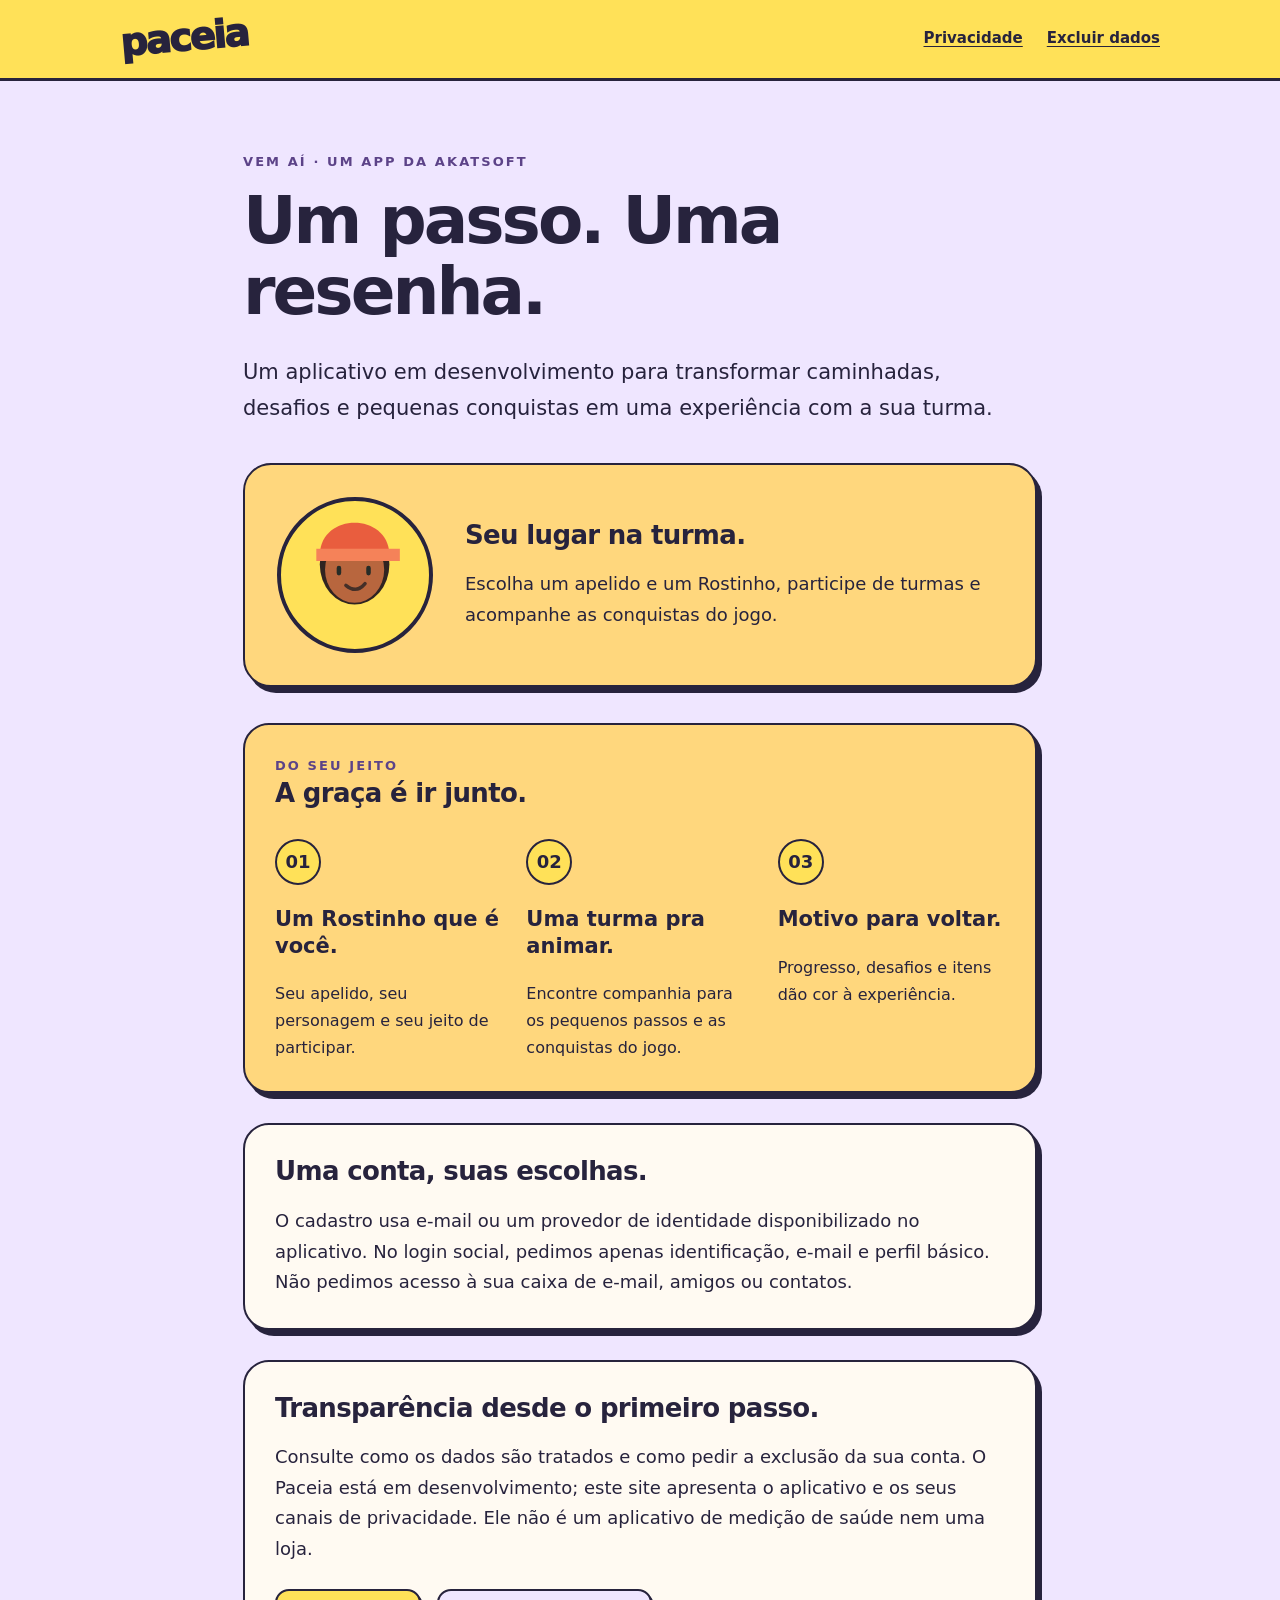
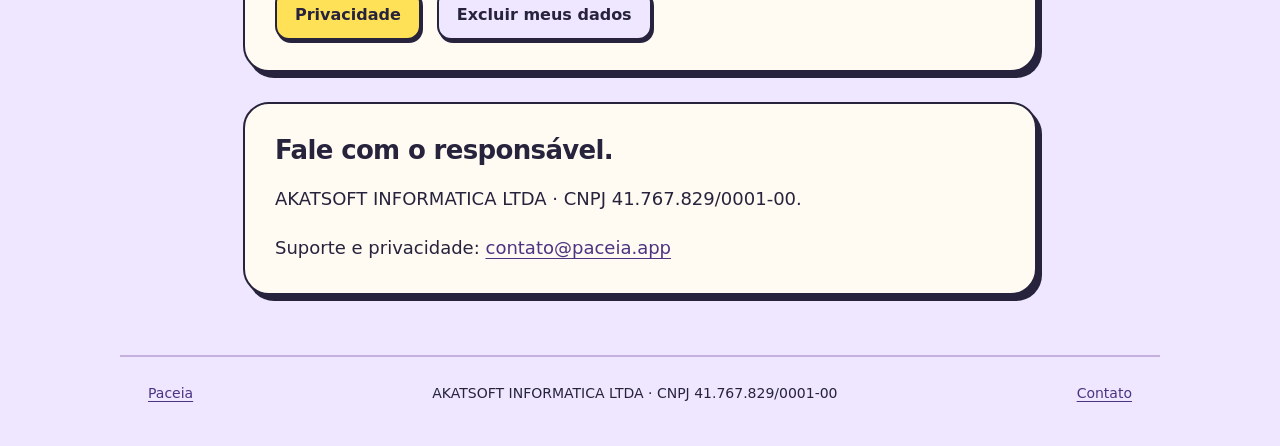
<file: index.html>
<!doctype html><html lang="pt-BR"><head><meta charset="utf-8"><meta name="viewport" content="width=device-width,initial-scale=1"><meta name="description" content="Paceia: conheça o aplicativo, sua privacidade e como excluir seus dados."><title>VEM AÍ · UM APP DA AKATSOFT — Paceia</title><link rel="icon" href="assets/caju.svg" type="image/svg+xml"><link rel="stylesheet" href="style.css"></head><body><a class="skip" href="#conteudo">Pular para o conteúdo</a><header><a class="brand" href="index.html" aria-label="Paceia, início">paceia</a><nav aria-label="Menu principal"><a href="privacidade.html">Privacidade</a><a href="excluir-dados.html">Excluir dados</a></nav></header><main id="conteudo" tabindex="-1"><p class="eyebrow">VEM AÍ · UM APP DA AKATSOFT</p><h1>Um passo. Uma resenha.</h1>
    <p class="lead">Um aplicativo em desenvolvimento para transformar caminhadas, desafios e pequenas conquistas em uma experiência com a sua turma.</p>
    <div class="hero-art"><img src="assets/caju.svg" alt="Caju, um dos Rostinhos do Paceia" width="160" height="160"><div><h2>Seu lugar na turma.</h2><p>Escolha um apelido e um Rostinho, participe de turmas e acompanhe as conquistas do jogo.</p></div></div>
    <section class="steps"><p class="eyebrow">DO SEU JEITO</p><h2>A graça é ir junto.</h2><div class="feature-grid"><article><span class="number">01</span><h3>Um Rostinho que é você.</h3><p>Seu apelido, seu personagem e seu jeito de participar.</p></article><article><span class="number">02</span><h3>Uma turma pra animar.</h3><p>Encontre companhia para os pequenos passos e as conquistas do jogo.</p></article><article><span class="number">03</span><h3>Motivo para voltar.</h3><p>Progresso, desafios e itens dão cor à experiência.</p></article></div></section><section><h2>Uma conta, suas escolhas.</h2><p>O cadastro usa e-mail ou um provedor de identidade disponibilizado no aplicativo. No login social, pedimos apenas identificação, e-mail e perfil básico. Não pedimos acesso à sua caixa de e-mail, amigos ou contatos.</p></section>
    <section><h2>Transparência desde o primeiro passo.</h2><p>Consulte como os dados são tratados e como pedir a exclusão da sua conta. O Paceia está em desenvolvimento; este site apresenta o aplicativo e os seus canais de privacidade. Ele não é um aplicativo de medição de saúde nem uma loja.</p><div class="actions"><a class="button" href="privacidade.html">Privacidade</a><a class="button secondary" href="excluir-dados.html">Excluir meus dados</a></div></section>
    <section><h2>Fale com o responsável.</h2><p>AKATSOFT INFORMATICA LTDA · CNPJ 41.767.829/0001-00.</p><p>Suporte e privacidade: <a href="mailto:contato@paceia.app">contato@paceia.app</a></p></section></main><footer><a href="index.html">Paceia</a><span>AKATSOFT INFORMATICA LTDA · CNPJ 41.767.829/0001-00</span><a href="mailto:contato@paceia.app">Contato</a></footer></body></html>
</file>
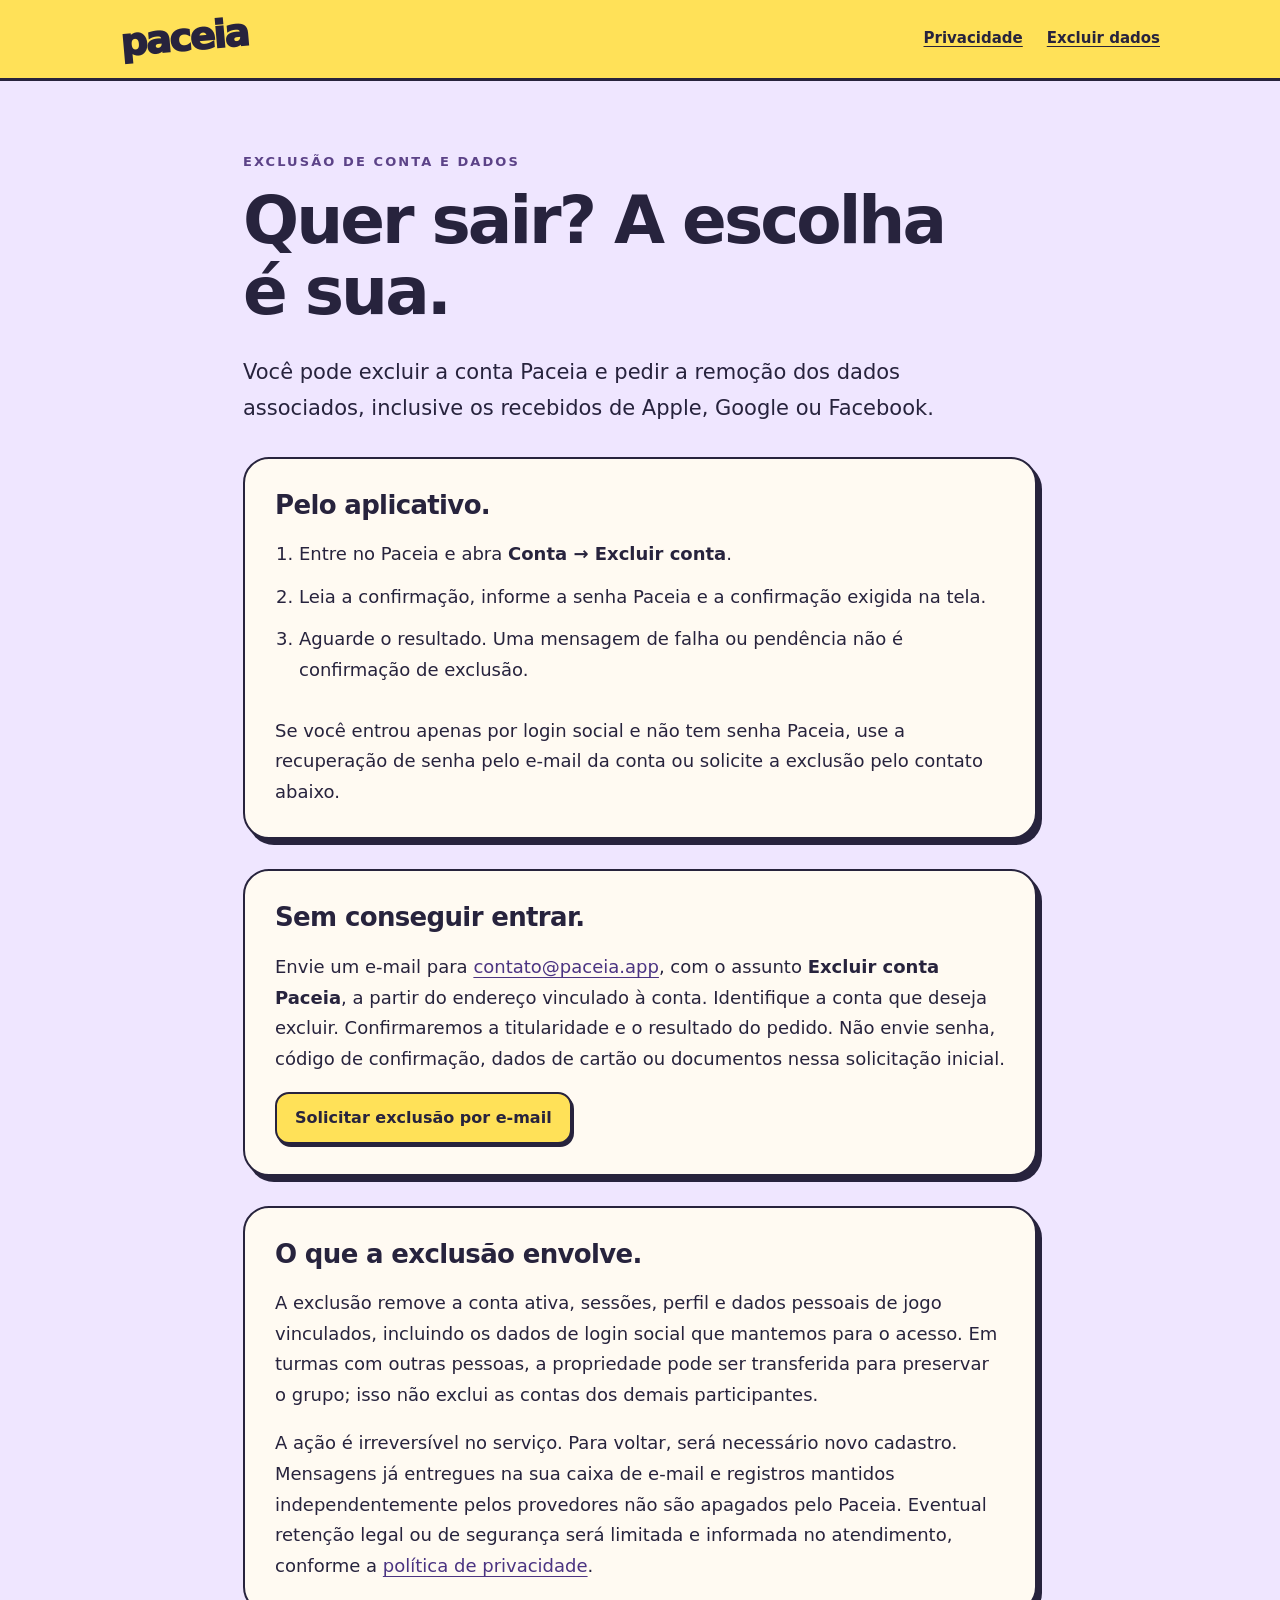
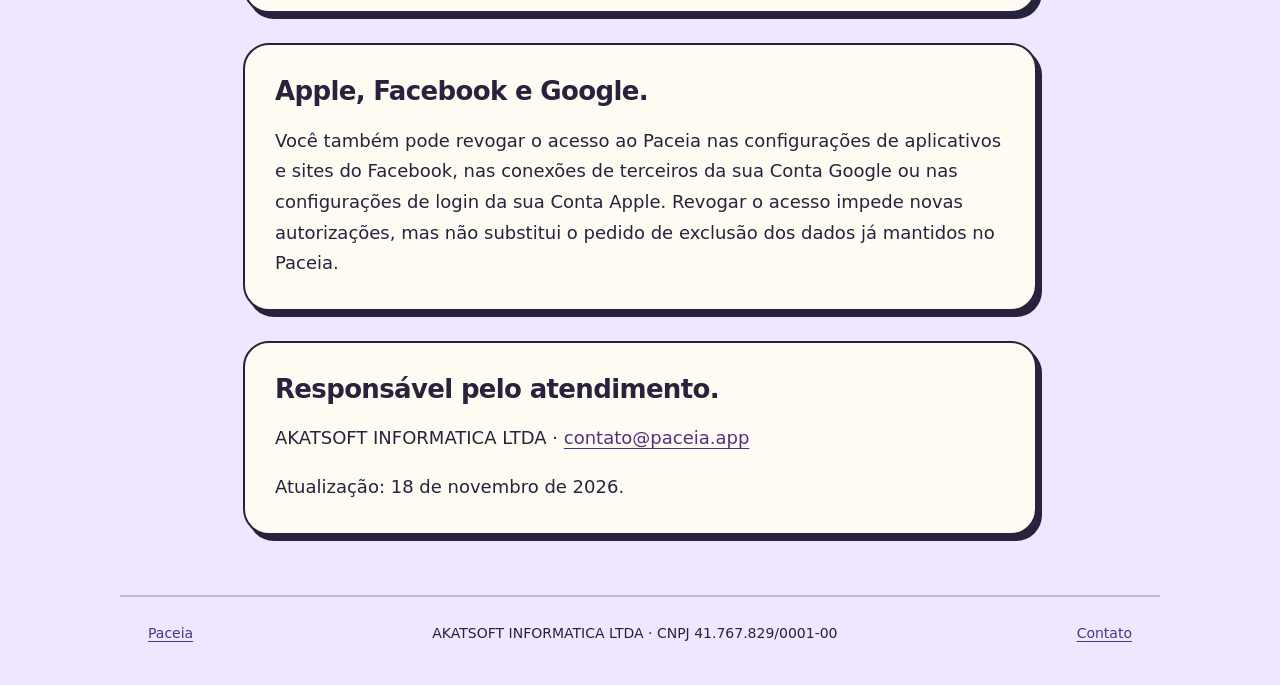
<file: excluir-dados.html>
<!doctype html><html lang="pt-BR"><head><meta charset="utf-8"><meta name="viewport" content="width=device-width,initial-scale=1"><meta name="description" content="Paceia: conheça o aplicativo, sua privacidade e como excluir seus dados."><title>EXCLUSÃO DE CONTA E DADOS — Paceia</title><link rel="icon" href="assets/caju.svg" type="image/svg+xml"><link rel="stylesheet" href="style.css"></head><body><a class="skip" href="#conteudo">Pular para o conteúdo</a><header><a class="brand" href="index.html" aria-label="Paceia, início">paceia</a><nav aria-label="Menu principal"><a href="privacidade.html">Privacidade</a><a href="excluir-dados.html">Excluir dados</a></nav></header><main id="conteudo" tabindex="-1"><p class="eyebrow">EXCLUSÃO DE CONTA E DADOS</p><h1>Quer sair? A escolha é sua.</h1>
    <p class="lead">Você pode excluir a conta Paceia e pedir a remoção dos dados associados, inclusive os recebidos de Apple, Google ou Facebook.</p>
    <section><h2>Pelo aplicativo.</h2><ol><li>Entre no Paceia e abra <strong>Conta → Excluir conta</strong>.</li><li>Leia a confirmação, informe a senha Paceia e a confirmação exigida na tela.</li><li>Aguarde o resultado. Uma mensagem de falha ou pendência não é confirmação de exclusão.</li></ol><p>Se você entrou apenas por login social e não tem senha Paceia, use a recuperação de senha pelo e-mail da conta ou solicite a exclusão pelo contato abaixo.</p></section>
    <section><h2>Sem conseguir entrar.</h2><p>Envie um e-mail para <a href="mailto:contato@paceia.app">contato@paceia.app</a>, com o assunto <strong>Excluir conta Paceia</strong>, a partir do endereço vinculado à conta. Identifique a conta que deseja excluir. Confirmaremos a titularidade e o resultado do pedido. Não envie senha, código de confirmação, dados de cartão ou documentos nessa solicitação inicial.</p><a class="button" href="mailto:contato@paceia.app?subject=Excluir%20conta%20Paceia">Solicitar exclusão por e-mail</a></section>
    <section><h2>O que a exclusão envolve.</h2><p>A exclusão remove a conta ativa, sessões, perfil e dados pessoais de jogo vinculados, incluindo os dados de login social que mantemos para o acesso. Em turmas com outras pessoas, a propriedade pode ser transferida para preservar o grupo; isso não exclui as contas dos demais participantes.</p><p>A ação é irreversível no serviço. Para voltar, será necessário novo cadastro. Mensagens já entregues na sua caixa de e-mail e registros mantidos independentemente pelos provedores não são apagados pelo Paceia. Eventual retenção legal ou de segurança será limitada e informada no atendimento, conforme a <a href="privacidade.html">política de privacidade</a>.</p></section>
    <section><h2>Apple, Facebook e Google.</h2><p>Você também pode revogar o acesso ao Paceia nas configurações de aplicativos e sites do Facebook, nas conexões de terceiros da sua Conta Google ou nas configurações de login da sua Conta Apple. Revogar o acesso impede novas autorizações, mas não substitui o pedido de exclusão dos dados já mantidos no Paceia.</p></section>
    <section><h2>Responsável pelo atendimento.</h2><p>AKATSOFT INFORMATICA LTDA · <a href="mailto:contato@paceia.app">contato@paceia.app</a></p><p>Atualização: 18 de novembro de 2026.</p></section></main><footer><a href="index.html">Paceia</a><span>AKATSOFT INFORMATICA LTDA · CNPJ 41.767.829/0001-00</span><a href="mailto:contato@paceia.app">Contato</a></footer></body></html>
</file>
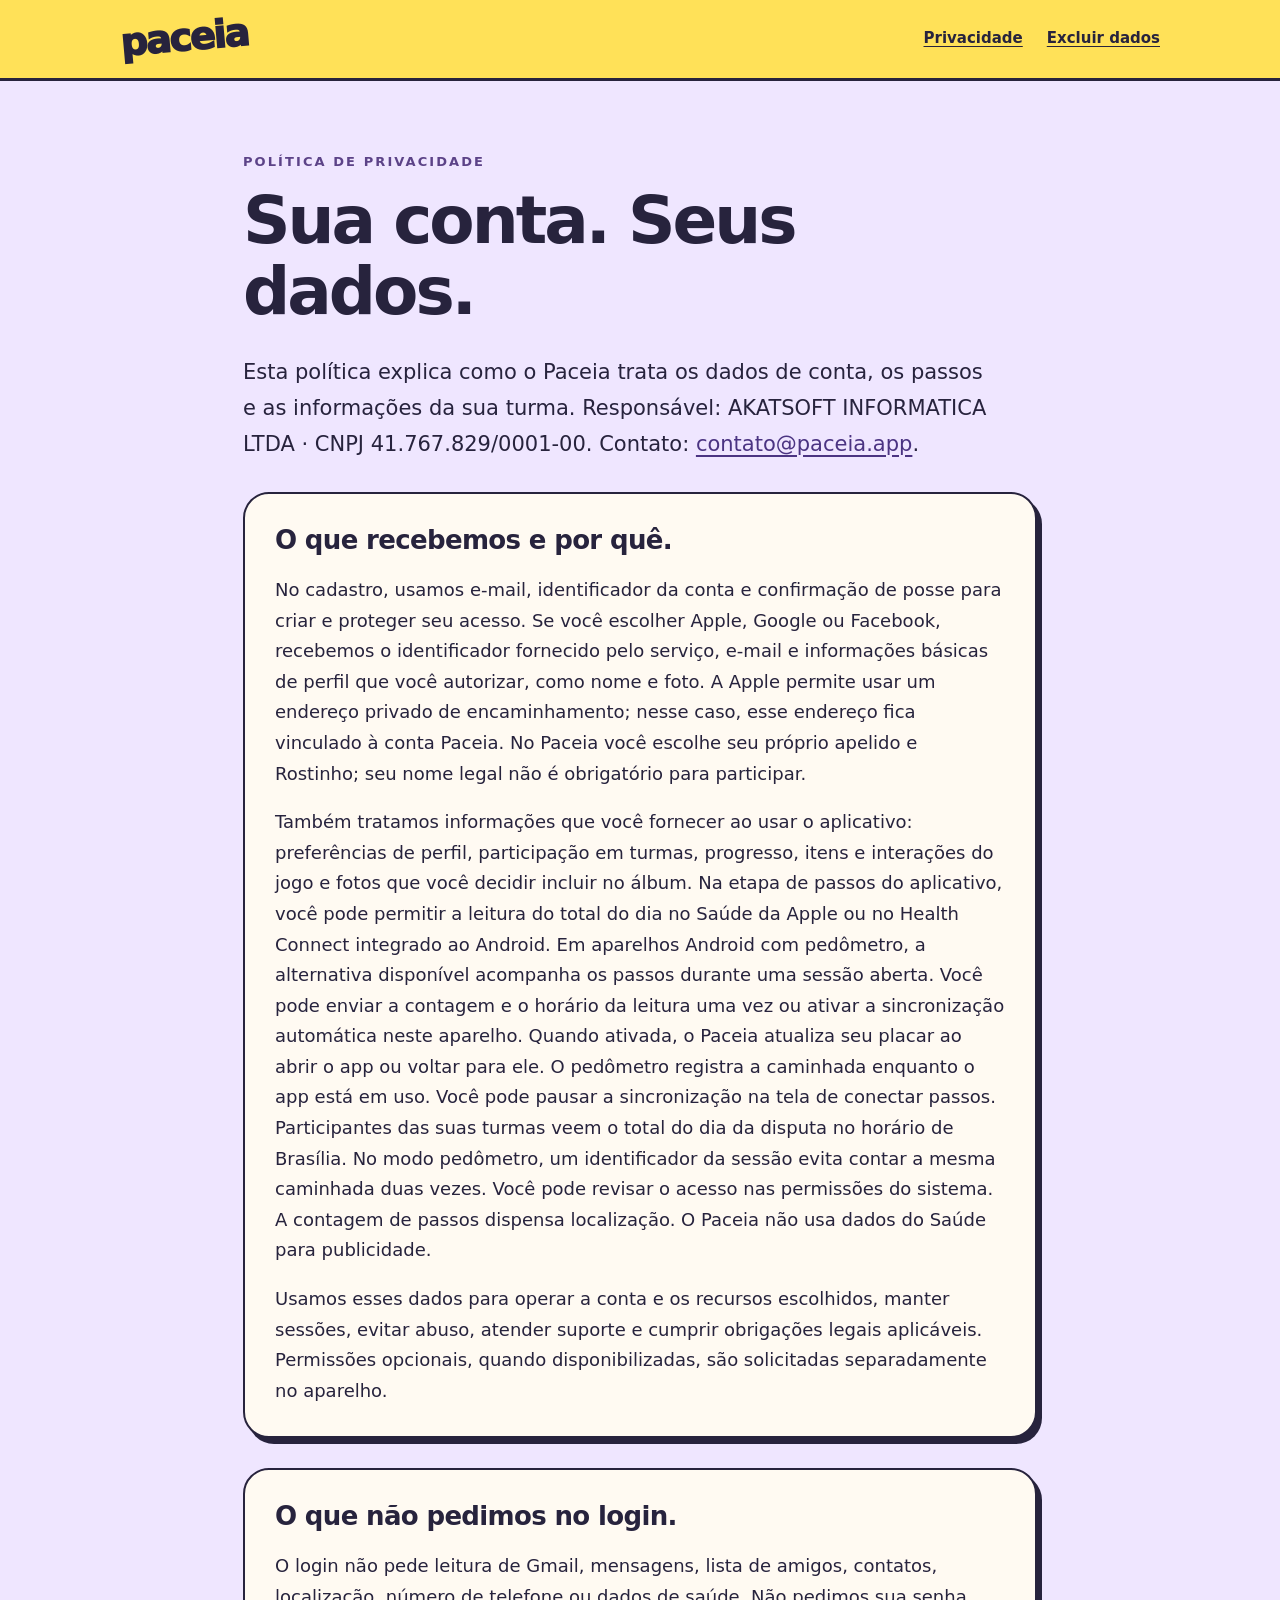
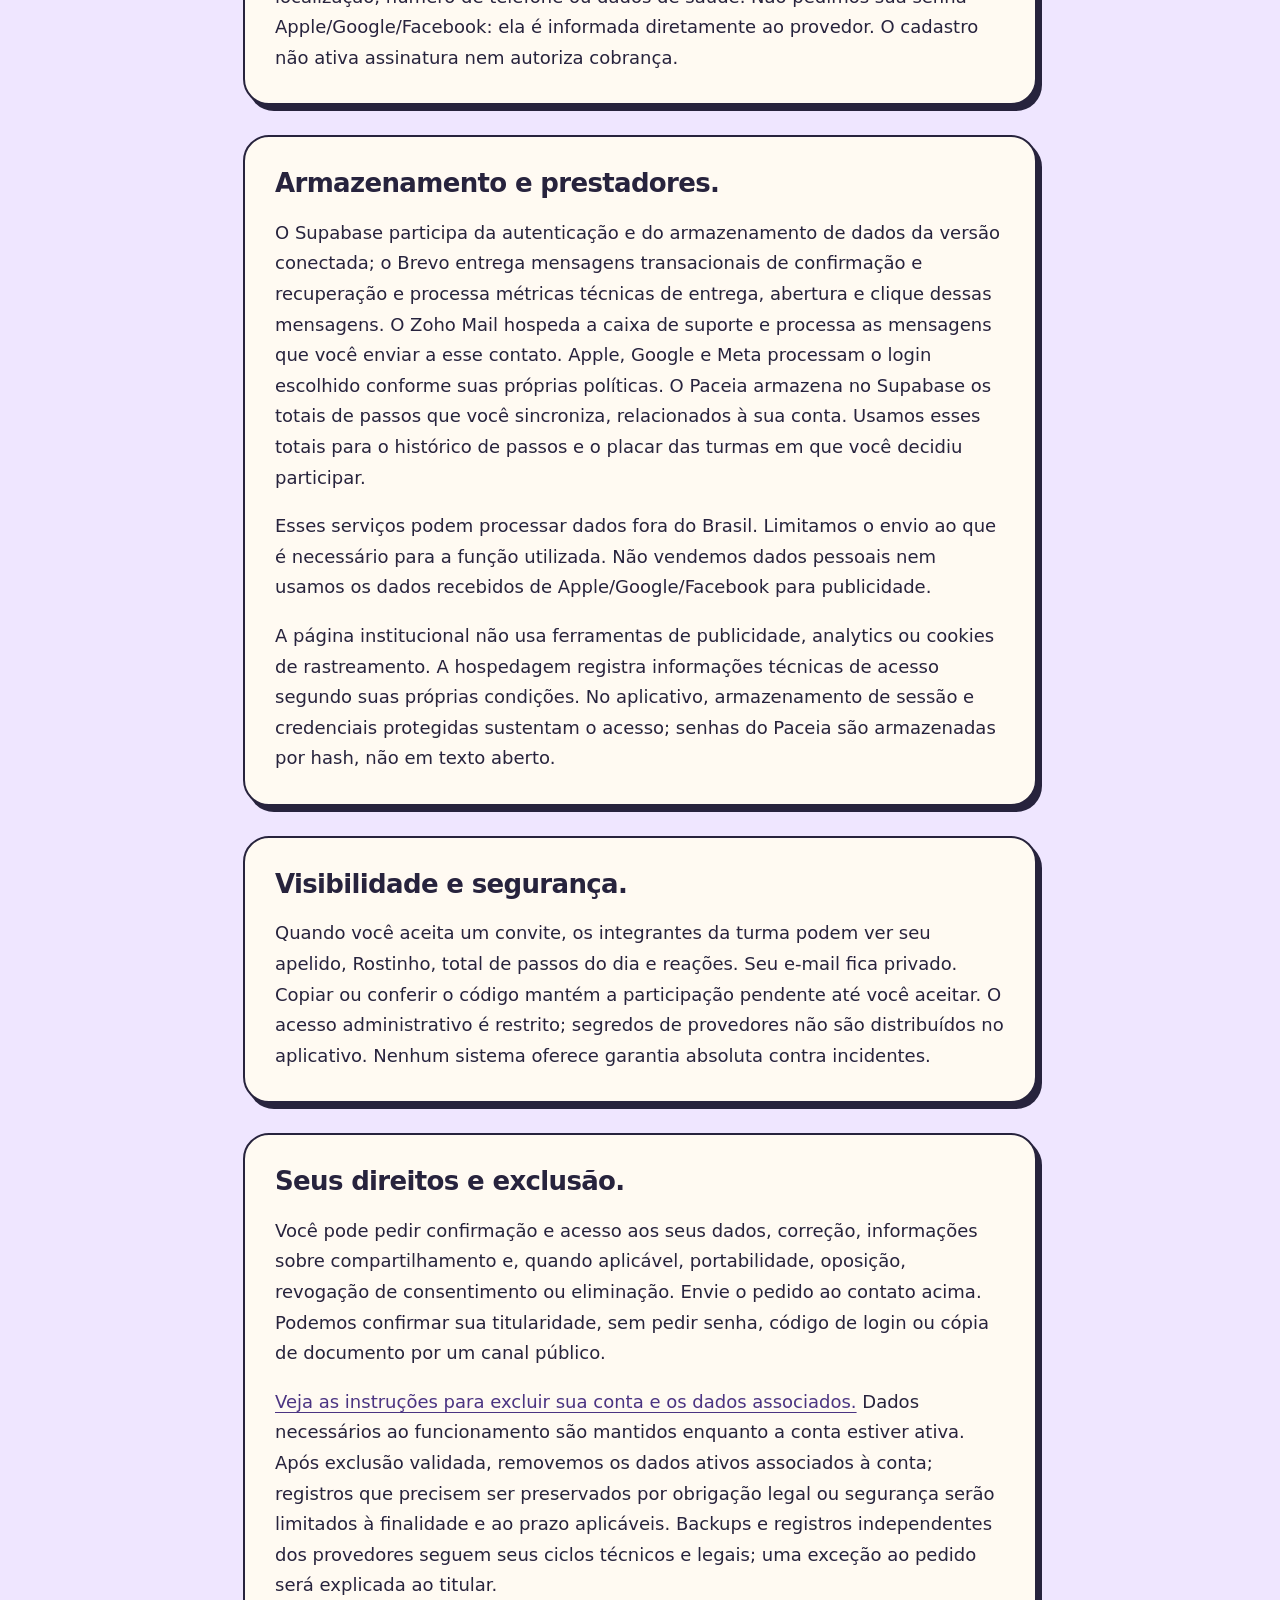
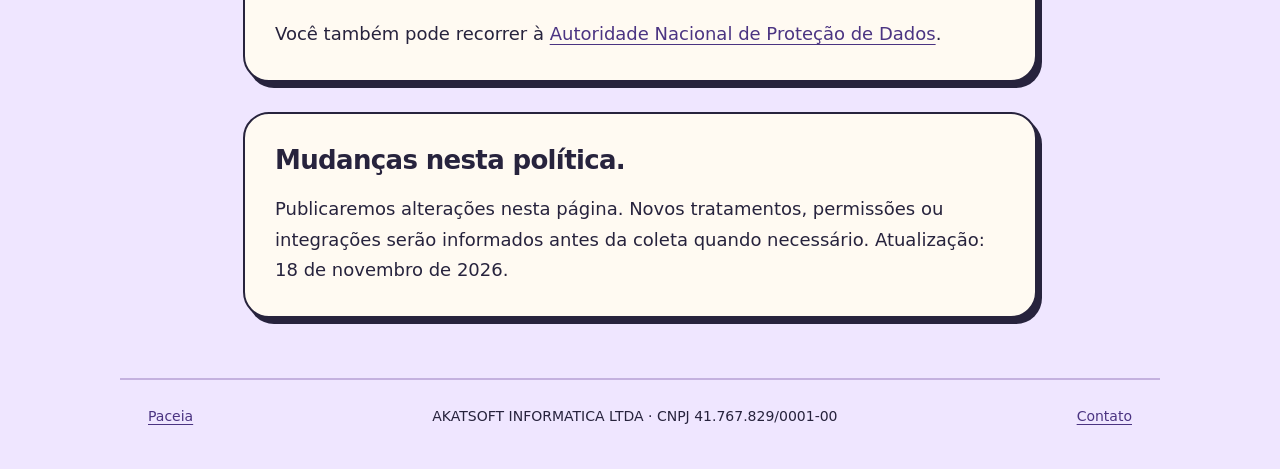
<file: privacidade.html>
<!doctype html><html lang="pt-BR"><head><meta charset="utf-8"><meta name="viewport" content="width=device-width,initial-scale=1"><meta name="description" content="Paceia: conheça o aplicativo, sua privacidade e como excluir seus dados."><title>POLÍTICA DE PRIVACIDADE — Paceia</title><link rel="icon" href="assets/caju.svg" type="image/svg+xml"><link rel="stylesheet" href="style.css"></head><body><a class="skip" href="#conteudo">Pular para o conteúdo</a><header><a class="brand" href="index.html" aria-label="Paceia, início">paceia</a><nav aria-label="Menu principal"><a href="privacidade.html">Privacidade</a><a href="excluir-dados.html">Excluir dados</a></nav></header><main id="conteudo" tabindex="-1"><p class="eyebrow">POLÍTICA DE PRIVACIDADE</p><h1>Sua conta. Seus dados.</h1>
    <p class="lead">Esta política explica como o Paceia trata os dados de conta, os passos e as informações da sua turma. Responsável: AKATSOFT INFORMATICA LTDA · CNPJ 41.767.829/0001-00. Contato: <a href="mailto:contato@paceia.app">contato@paceia.app</a>.</p>
    <section><h2>O que recebemos e por quê.</h2><p>No cadastro, usamos e-mail, identificador da conta e confirmação de posse para criar e proteger seu acesso. Se você escolher Apple, Google ou Facebook, recebemos o identificador fornecido pelo serviço, e-mail e informações básicas de perfil que você autorizar, como nome e foto. A Apple permite usar um endereço privado de encaminhamento; nesse caso, esse endereço fica vinculado à conta Paceia. No Paceia você escolhe seu próprio apelido e Rostinho; seu nome legal não é obrigatório para participar.</p><p>Também tratamos informações que você fornecer ao usar o aplicativo: preferências de perfil, participação em turmas, progresso, itens e interações do jogo e fotos que você decidir incluir no álbum. Na etapa de passos do aplicativo, você pode permitir a leitura do total do dia no Saúde da Apple ou no Health Connect integrado ao Android. Em aparelhos Android com pedômetro, a alternativa disponível acompanha os passos durante uma sessão aberta. Você pode enviar a contagem e o horário da leitura uma vez ou ativar a sincronização automática neste aparelho. Quando ativada, o Paceia atualiza seu placar ao abrir o app ou voltar para ele. O pedômetro registra a caminhada enquanto o app está em uso. Você pode pausar a sincronização na tela de conectar passos. Participantes das suas turmas veem o total do dia da disputa no horário de Brasília. No modo pedômetro, um identificador da sessão evita contar a mesma caminhada duas vezes. Você pode revisar o acesso nas permissões do sistema. A contagem de passos dispensa localização. O Paceia não usa dados do Saúde para publicidade.</p><p>Usamos esses dados para operar a conta e os recursos escolhidos, manter sessões, evitar abuso, atender suporte e cumprir obrigações legais aplicáveis. Permissões opcionais, quando disponibilizadas, são solicitadas separadamente no aparelho.</p></section>
    <section><h2>O que não pedimos no login.</h2><p>O login não pede leitura de Gmail, mensagens, lista de amigos, contatos, localização, número de telefone ou dados de saúde. Não pedimos sua senha Apple/Google/Facebook: ela é informada diretamente ao provedor. O cadastro não ativa assinatura nem autoriza cobrança.</p></section>
    <section><h2>Armazenamento e prestadores.</h2><p>O Supabase participa da autenticação e do armazenamento de dados da versão conectada; o Brevo entrega mensagens transacionais de confirmação e recuperação e processa métricas técnicas de entrega, abertura e clique dessas mensagens. O Zoho Mail hospeda a caixa de suporte e processa as mensagens que você enviar a esse contato. Apple, Google e Meta processam o login escolhido conforme suas próprias políticas. O Paceia armazena no Supabase os totais de passos que você sincroniza, relacionados à sua conta. Usamos esses totais para o histórico de passos e o placar das turmas em que você decidiu participar.</p><p>Esses serviços podem processar dados fora do Brasil. Limitamos o envio ao que é necessário para a função utilizada. Não vendemos dados pessoais nem usamos os dados recebidos de Apple/Google/Facebook para publicidade.</p><p>A página institucional não usa ferramentas de publicidade, analytics ou cookies de rastreamento. A hospedagem registra informações técnicas de acesso segundo suas próprias condições. No aplicativo, armazenamento de sessão e credenciais protegidas sustentam o acesso; senhas do Paceia são armazenadas por hash, não em texto aberto.</p></section>
    <section><h2>Visibilidade e segurança.</h2><p>Quando você aceita um convite, os integrantes da turma podem ver seu apelido, Rostinho, total de passos do dia e reações. Seu e-mail fica privado. Copiar ou conferir o código mantém a participação pendente até você aceitar. O acesso administrativo é restrito; segredos de provedores não são distribuídos no aplicativo. Nenhum sistema oferece garantia absoluta contra incidentes.</p></section>
    <section><h2>Seus direitos e exclusão.</h2><p>Você pode pedir confirmação e acesso aos seus dados, correção, informações sobre compartilhamento e, quando aplicável, portabilidade, oposição, revogação de consentimento ou eliminação. Envie o pedido ao contato acima. Podemos confirmar sua titularidade, sem pedir senha, código de login ou cópia de documento por um canal público.</p><p><a href="excluir-dados.html">Veja as instruções para excluir sua conta e os dados associados.</a> Dados necessários ao funcionamento são mantidos enquanto a conta estiver ativa. Após exclusão validada, removemos os dados ativos associados à conta; registros que precisem ser preservados por obrigação legal ou segurança serão limitados à finalidade e ao prazo aplicáveis. Backups e registros independentes dos provedores seguem seus ciclos técnicos e legais; uma exceção ao pedido será explicada ao titular.</p><p>Você também pode recorrer à <a href="https://www.gov.br/anpd/pt-br/assuntos/titular-de-dados/direito-dos-titulares">Autoridade Nacional de Proteção de Dados</a>.</p></section>
    <section><h2>Mudanças nesta política.</h2><p>Publicaremos alterações nesta página. Novos tratamentos, permissões ou integrações serão informados antes da coleta quando necessário. Atualização: 18 de novembro de 2026.</p></section></main><footer><a href="index.html">Paceia</a><span>AKATSOFT INFORMATICA LTDA · CNPJ 41.767.829/0001-00</span><a href="mailto:contato@paceia.app">Contato</a></footer></body></html>
</file>
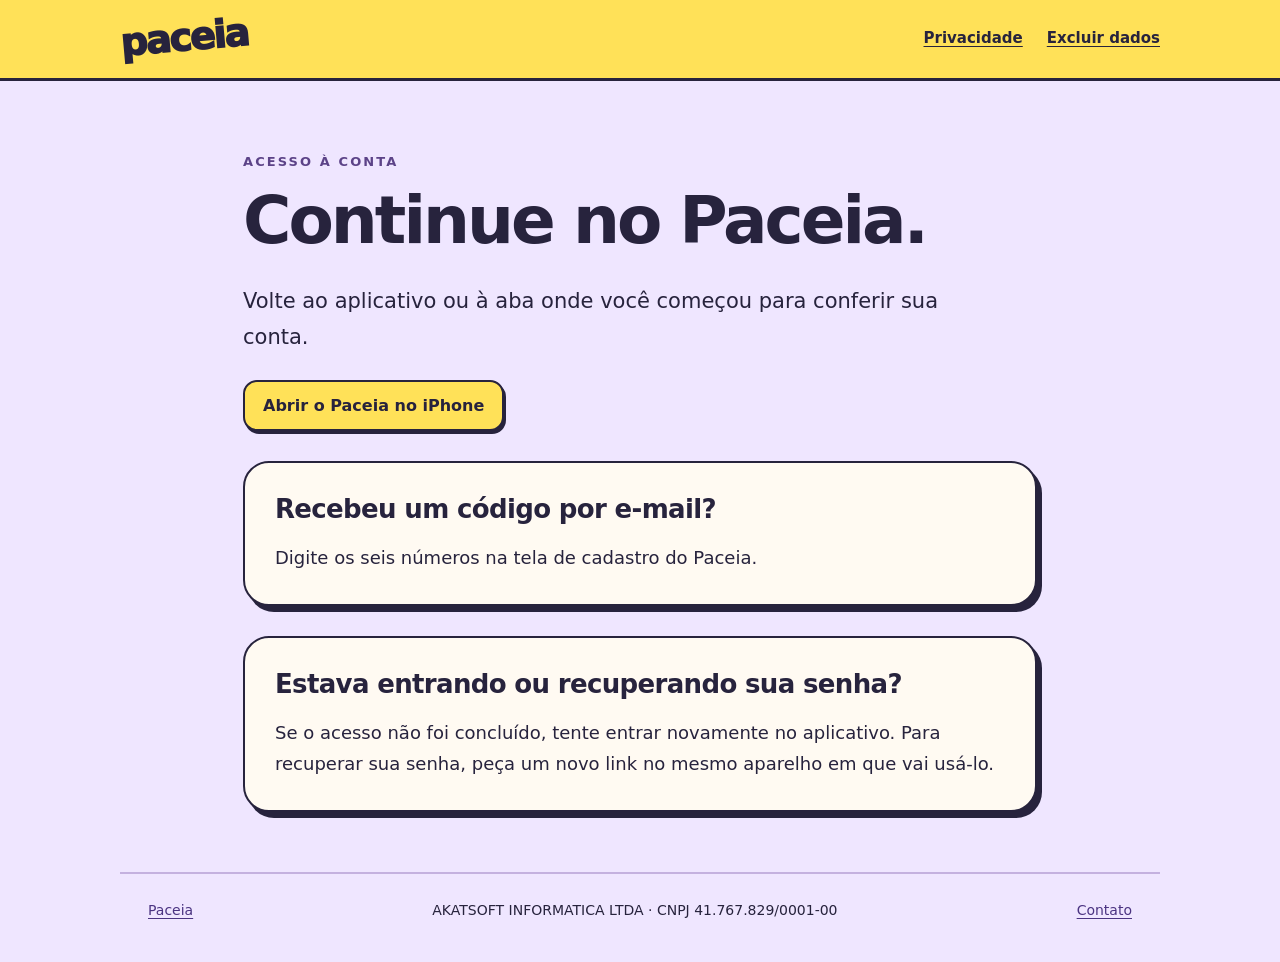
<file: retorno.html>
<!doctype html><html lang="pt-BR"><head><meta charset="utf-8"><meta name="referrer" content="no-referrer"><meta name="viewport" content="width=device-width,initial-scale=1"><meta name="description" content="Paceia: conheça o aplicativo, sua privacidade e como excluir seus dados."><title>ACESSO À CONTA — Paceia</title><link rel="icon" href="assets/caju.svg" type="image/svg+xml"><link rel="stylesheet" href="style.css"></head><body><a class="skip" href="#conteudo">Pular para o conteúdo</a><header><a class="brand" href="index.html" aria-label="Paceia, início">paceia</a><nav aria-label="Menu principal"><a href="privacidade.html">Privacidade</a><a href="excluir-dados.html">Excluir dados</a></nav></header><main id="conteudo" tabindex="-1"><p class="eyebrow">ACESSO À CONTA</p><h1>Continue no Paceia.</h1>
    <p class="lead">Volte ao aplicativo ou à aba onde você começou para conferir sua conta.</p>
    <div class="actions"><a class="button" href="paceia://entrar">Abrir o Paceia no iPhone</a></div>
    <section><h2>Recebeu um código por e-mail?</h2><p>Digite os seis números na tela de cadastro do Paceia.</p></section>
    <section><h2>Estava entrando ou recuperando sua senha?</h2><p>Se o acesso não foi concluído, tente entrar novamente no aplicativo. Para recuperar sua senha, peça um novo link no mesmo aparelho em que vai usá-lo.</p></section></main><footer><a href="index.html">Paceia</a><span>AKATSOFT INFORMATICA LTDA · CNPJ 41.767.829/0001-00</span><a href="mailto:contato@paceia.app">Contato</a></footer></body></html>
</file>
<file: style.css>
:root {
  color-scheme: light;
  --ink: #27233d;
  --ground: #efe6ff;
  --sun: #ffe158;
  --paper: #fffaf2;
  --coral: #e95d3e;
}
* {
  box-sizing: border-box;
}
body {
  margin: 0;
  background: var(--ground);
  color: var(--ink);
  font:
    18px/1.7 system-ui,
    -apple-system,
    BlinkMacSystemFont,
    'Segoe UI',
    sans-serif;
}
a {
  color: #4b3482;
  text-underline-offset: 0.2em;
}
a:focus-visible,
button:focus-visible {
  outline: 3px solid #733edf;
  outline-offset: 5px;
}
header {
  background: var(--sun);
  border-bottom: 3px solid var(--ink);
  padding: 18px max(24px, calc((100vw - 1040px) / 2));
  display: flex;
  gap: 24px;
  align-items: center;
  justify-content: space-between;
}
.brand {
  font-size: 38px;
  line-height: 1.1;
  font-weight: 950;
  letter-spacing: -2px;
  color: var(--ink);
  text-decoration: none;
  transform: rotate(-5deg);
}
nav {
  display: flex;
  gap: 24px;
  font-size: 15px;
  font-weight: 700;
}
nav a {
  color: var(--ink);
}
main {
  max-width: 850px;
  margin: auto;
  padding: 70px 28px 60px;
}
h1 {
  font-size: clamp(38px, 6vw, 66px);
  line-height: 1.08;
  letter-spacing: -0.045em;
  margin: 12px 0 28px;
  font-weight: 900;
  max-width: 750px;
}
h2 {
  font-size: 26px;
  line-height: 1.25;
  letter-spacing: -0.025em;
  margin: 0 0 18px;
}
.eyebrow {
  font-size: 13px;
  letter-spacing: 0.16em;
  font-weight: 850;
  margin: 0;
  color: #5c4388;
}
.lead {
  font-size: 21px;
  max-width: 750px;
}
section {
  background: var(--paper);
  border: 2px solid var(--ink);
  border-radius: 26px;
  padding: 30px;
  margin-top: 30px;
  box-shadow: 5px 6px 0 var(--ink);
}
p {
  margin: 0 0 18px;
}
p:last-child {
  margin-bottom: 0;
}
.hero-art {
  display: flex;
  align-items: center;
  gap: 30px;
  padding: 30px;
  background: #ffd77d;
  border: 2px solid var(--ink);
  border-radius: 28px;
  margin: 36px 0;
  box-shadow: 5px 6px 0 var(--ink);
}
.hero-art img {
  flex: none;
  max-width: 35%;
  height: auto;
}
.actions {
  display: flex;
  flex-wrap: wrap;
  gap: 16px;
  margin-top: 24px;
}
.button {
  display: inline-block;
  background: var(--sun);
  color: var(--ink);
  border: 2px solid var(--ink);
  border-radius: 14px;
  padding: 10px 18px;
  text-decoration: none;
  font-size: 16px;
  font-weight: 800;
  box-shadow: 2px 3px 0 var(--ink);
}
.button:hover {
  transform: translateY(-2px);
}
.secondary {
  background: var(--ground);
}
ol {
  padding-left: 24px;
}
li {
  padding: 0 0 12px;
}
footer {
  max-width: 1040px;
  margin: auto;
  padding: 25px 28px 40px;
  border-top: 2px solid #c4b1df;
  display: flex;
  justify-content: space-between;
  gap: 18px;
  flex-wrap: wrap;
  font-size: 14px;
}
.skip {
  position: absolute;
  top: -100px;
  left: 20px;
  background: var(--paper);
  padding: 10px;
  z-index: 10;
}
.skip:focus {
  top: 10px;
}
@media (max-width: 560px) {
  header {
    padding: 20px;
    align-items: flex-start;
  }
  nav {
    font-size: 13px;
    gap: 12px;
    flex-wrap: wrap;
    justify-content: flex-end;
  }
  .brand {
    font-size: 32px;
  }
  main {
    padding: 45px 20px 50px;
  }
  section {
    padding: 24px 20px;
  }
  .hero-art {
    padding: 24px 20px;
    gap: 20px;
  }
  .hero-art h2 {
    font-size: 23px;
  }
  .hero-art img {
    width: 110px;
  }
  .lead {
    font-size: 19px;
  }
  .actions {
    flex-direction: column;
    align-items: flex-start;
  }
  .button {
    font-size: 15px;
  }
  footer {
    padding: 24px 20px;
  }
}
@media (prefers-reduced-motion: reduce) {
  .button:hover {
    transform: none;
  }
}
@media print {
  header,
  footer,
  .skip,
  .actions {
    display: none;
  }
  body {
    background: white;
    font-size: 12pt;
  }
  main {
    max-width: none;
    padding: 0;
  }
  section,
  .hero-art {
    box-shadow: none;
    break-inside: avoid;
  }
  a {
    color: inherit;
  }
}
.feature-grid {
  display: grid;
  grid-template-columns: repeat(3, 1fr);
  gap: 24px;
  margin-top: 30px;
}
h3 {
  font-size: 21px;
  line-height: 1.25;
}
.number {
  display: inline-grid;
  place-items: center;
  width: 46px;
  height: 46px;
  border: 2px solid var(--ink);
  border-radius: 50%;
  background: var(--sun);
  font-weight: 900;
}
.feature-grid p {
  font-size: 16px;
}
.steps {
  background: #ffd77d;
}
@media (max-width: 650px) {
  .feature-grid {
    grid-template-columns: 1fr;
    gap: 18px;
  }
}
</file>
